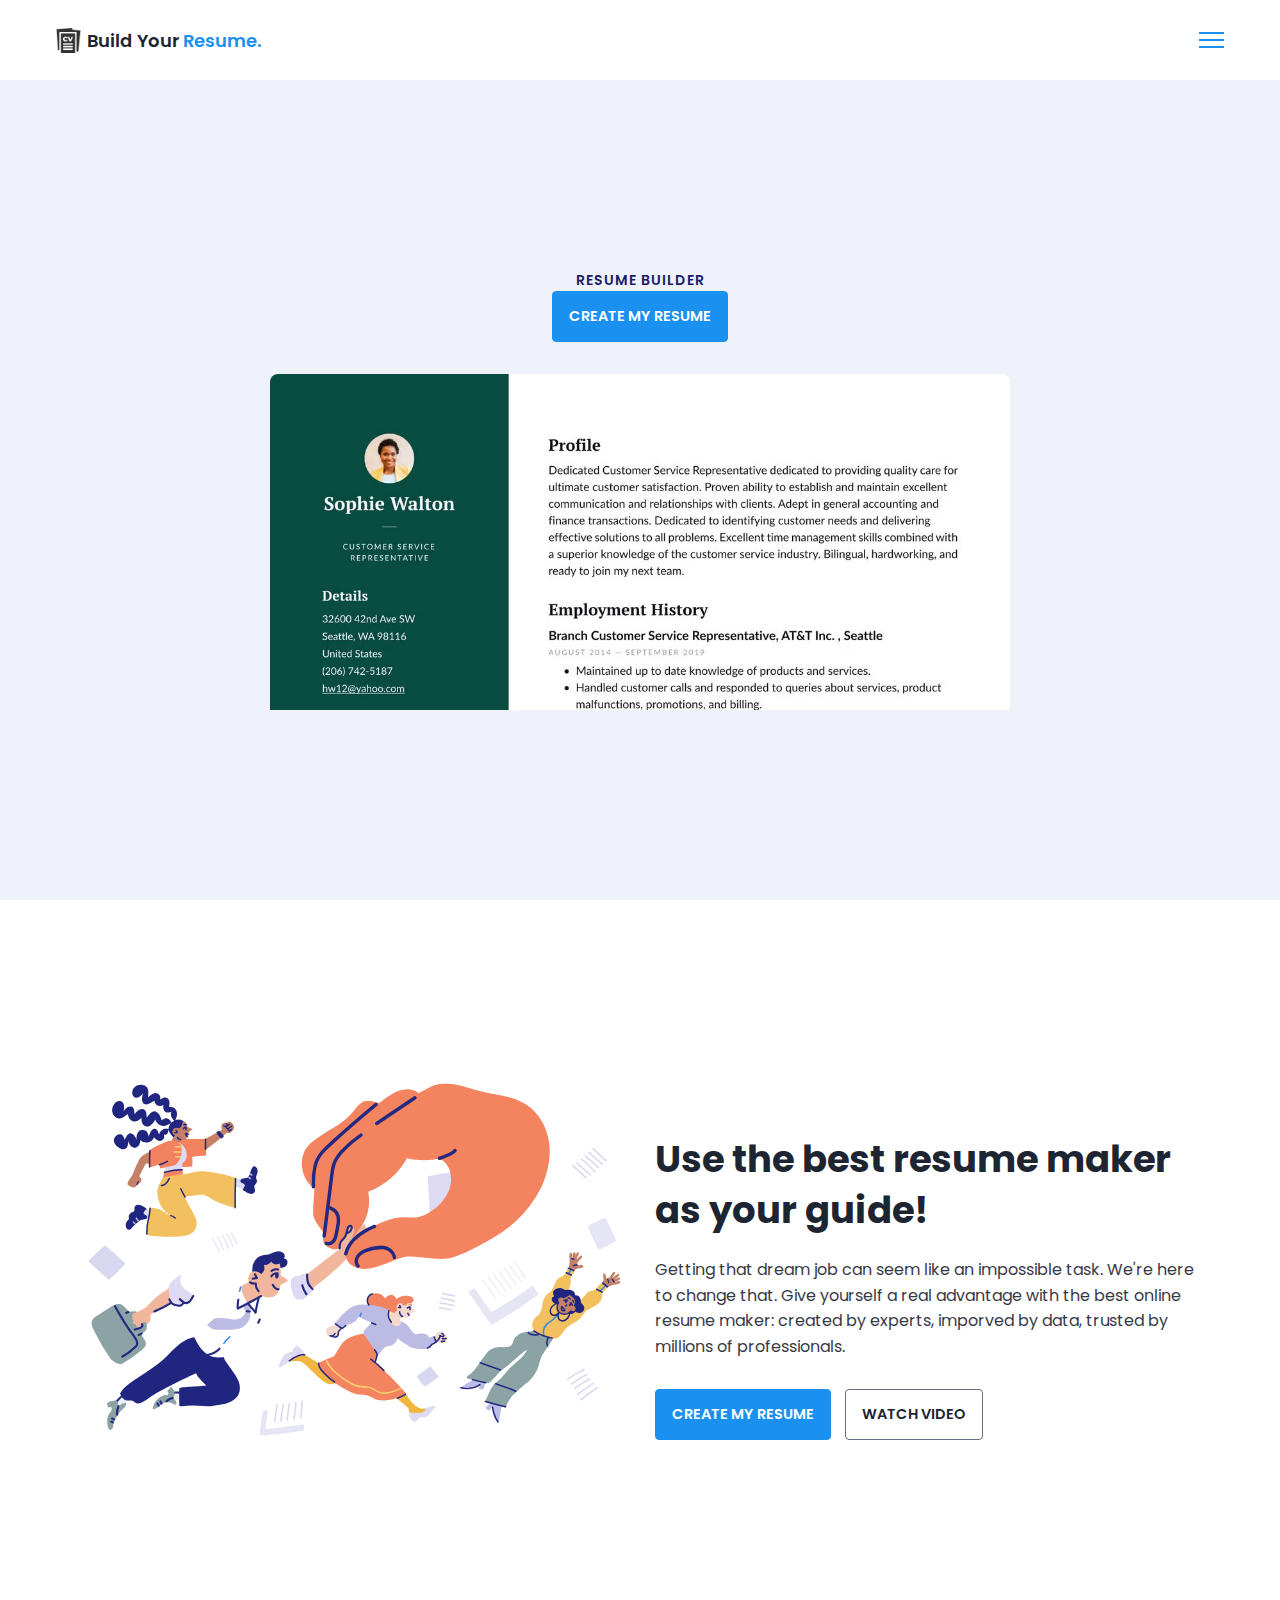
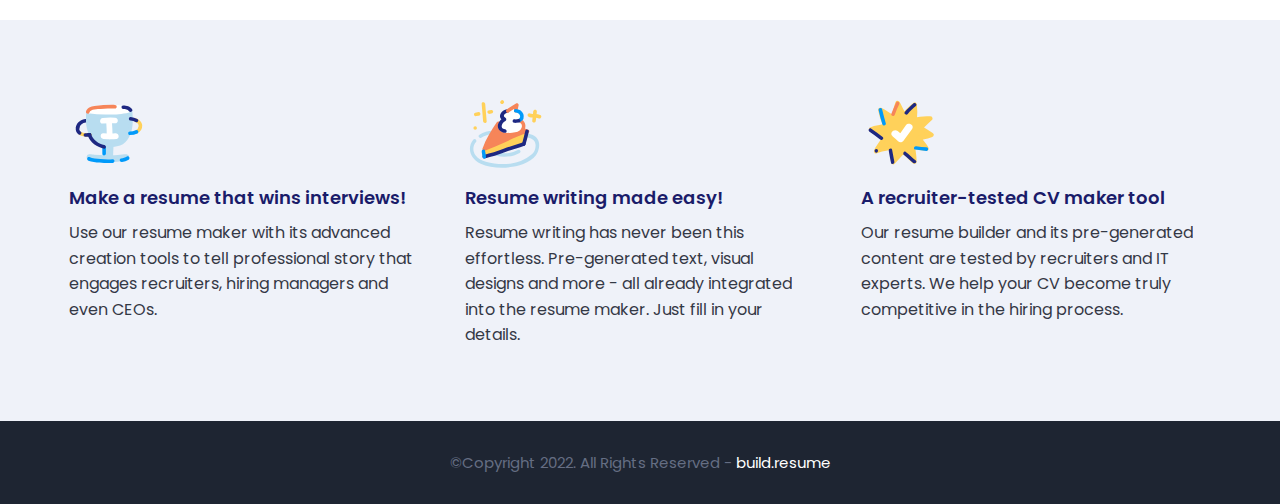
<file: Task 1/index.html>
<!DOCTYPE html>
<html>
    <head>
        <meta charset="utf-8">
        <meta http-equiv="X-UA-Compatible" content="IE=edge">
        <title>Home Page</title>
        <meta name="description" content="">
        <meta name="viewport" content="width=device-width, initial-scale=1">
        <link rel="stylesheet" href="main.css">
    </head>
    <body>

        <nav class = "navbar bg-white">
            <div class="container">
                <div class = "navbar-content">
                    <div class = "brand-and-toggler">
                        <a href = "index.html" class = "navbar-brand">
                            <img src = "curriculum-vitae.png" alt = "" class = "navbar-brand-icon">
                            <span class = "navbar-brand-text">Build Your <span>Resume.</span>
                        </a>
                        <button type = "button" class = "navbar-toggler-btn">
                            <div class = "bars">
                                <div class = "bar"></div>
                                <div class = "bar"></div>
                                <div class = "bar"></div>
                            </div>
                        </button>
                    </div>
                </div>
            </div>
        </nav>

        <header class = "header bg-bright" id = "header">
            <div class = "container">
                <div class = "header-content text-center">
                    <h6 class = "text-uppercase text-blue-dark fs-14 fw-6 ls-1"> Resume Builder</h6>
                   
                    <a href = "resume.html" class = "btn btn-primary text-uppercase">Create My Resume</a>
                    <img src = "dublin-resume-templates.avif">
                </div>
            </div>
        </header>

        <div class="section-one">
            <div class="container">
                <div class = "section-one-content">
                    <div class="section-one-l">
                        <img src = "visual-0c7080adf17f1f207276f613447c924f667dab34b7ac415cd7ef653172defd0b.svg">
                    </div>
                    <div class = "section-one-r text-center">
                        <h2 class = "lg-title">Use the best resume maker as your guide!</h2>
                        <p class = "text">Getting that dream job can seem like an impossible task. We're here to change that. Give yourself a real advantage with the best online resume maker: created by experts, imporved by data, trusted by millions of professionals.</p>
                        <div class = "btn-group">
                            <a href = "resume.html" class = "btn btn-primary text-uppercase">create my resume</a>
                            <a href = "#" class = "btn btn-secondary text-uppercase">watch video</a>
                        </div>
                    </div>
                </div>
            </div>
        </div>

        <div class = "section-two bg-bright">
            <div class="container">
                <div class="section-two-content">
                    <div class = "section-items">
                        <div class = "section-item">
                            <div class = "section-item-icon">
                                <img src = "feature-1-edf4481d69166ac81917d1e40e6597c8d61aa970ad44367ce78049bf830fbda5.svg" alt = "">
                            </div>
                            <h5 class = "section-item-title">Make a resume that wins interviews!</h5>
                            <p class = "text">Use our resume maker with its advanced creation tools to tell professional story that engages recruiters, hiring managers and even CEOs.</p>
                        </div>

                        <div class = "section-item">
                            <div class = "section-item-icon">
                                <img src = "feature-2-a7a471bd973c02a55d1b3f8aff578cd3c9a4c5ac4fc74423d94ecc04aef3492b.svg" alt = "">
                            </div>
                            <h5 class = "section-item-title">Resume writing made easy!</h5>
                            <p class = "text">Resume writing has never been this effortless. Pre-generated text, visual designs and more - all already integrated into the resume maker. Just fill in your details.</p>
                        </div>

                        <div class = "section-item">
                            <div class = "section-item-icon">
                                <img src = "feature-3-4e87a82f83e260488c36f8105e26f439fdc3ee5009372bb5e12d9421f32eabdd.svg" alt = "">
                            </div>
                            <h5 class = "section-item-title">A recruiter-tested CV maker tool</h5>
                            <p class = "text">Our resume builder and its pre-generated content are tested by recruiters and IT experts. We help your CV become truly competitive in the hiring process.</p>
                        </div>
                    </div>
                </div>
            </div>
        </div>

        <footer class = "footer bg-dark">
            <div class="container">
                <div class = "footer-content text-center">
                    <p class="fs-15">&copy;Copyright 2022. All Rights Reserved - <span>build.resume</span></p>
                </div>
            </div>
        </footer>
        
    </body>
</html>
</file>
<file: Task 1/main.css>
@import url('https://fonts.googleapis.com/css2?family=Manrope:wght@200;300;400;500;600;700;800&family=Poppins:ital,wght@0,100;0,200;0,300;0,400;0,500;0,600;0,700;0,800;0,900;1,100;1,200;1,300;1,400;1,500;1,600;1,700;1,800;1,900&display=swap');

:root{
    --clr-blue: #1A91F0;
    --clr-blue-mid: #1170CD;
    --clr-blue-dark: #1A1C6A;
    --clr-white: #fff;
    --clr-bright: #EFF2F9;
    --clr-dark: #1e2532;
    --clr-black: #000;
    --clr-grey: #656e83;
    --clr-green: #084C41;
    --font-poppins: 'Poppins', sans-serif;
    --font-manrope: 'Manrope', sans-serif;;
    --transition: all 300ms ease-in-out;
}

*{
    padding: 0;
    margin: 0;
    box-sizing: border-box;
}

html{
    font-size: 10px;
}

body{
    font-size: 1.6rem;
    font-family: var(--font-poppins);
}

button{
    border: none;
    background-color: transparent;
    outline: 0;
    cursor: pointer;
    font-family: inherit;
}

img{
    width: 100%;
    display: block;
}

a{
    text-decoration: none;
}

/* fonts */
.font-poppins{font-family: var(--font-poppins);}
.font-manrope{font-family: var(--font-manrope);}

/* text colors */
.text-blue{color: var(--clr-blue);}
.text-blue-mid{color: var(--clr-blue-mid);}
.text-blue-dark{color: var(--clr-blue-dark);}
.text-bright{color: var(--clr-bright);}
.text-dark{color: var(--clr-dark);}
.text-grey{color: var(--clr-grey);}
.text-white{color: var(--clr-white);}

/* backgrounds */
.bg-blue{background-color: var(--clr-blue);}
.bg-blue-mid{background-color: var(--clr-blue-mid);}
.bg-blue-dark{background-color: var(--clr-blue-dark);}
.bg-bright{background-color: var(--clr-bright);}
.bg-dark{background-color: var(--clr-dark);}
.bg-grey{background-color: var(--clr-grey);}
.bg-white{background-color: var(--clr-white);}
.bg-black{background-color: var(--clr-black);}
.bg-green{background-color: var(--clr-green);}

.text-center{ text-align: center;}
.text-left{text-align: left;}
.text-right{text-align: right;}
.text-uppercase{text-transform: uppercase;}
.text-lowercase{text-transform: lowercase;}
.text-capitalize{text-transform: capitalize;}
.text{
    color: var(--clr-dark);
    opacity: 0.9;
    margin: 2rem 0;
    line-height: 1.6;
}

.fw-2{font-weight: 200;}
.fw-3{font-weight: 300;}
.fw-4{font-weight: 400;}
.fw-5{font-weight: 500;}
.fw-6{font-weight: 600;}
.fw-7{font-weight: 700;}
.fw-8{font-weight: 800;}

.fs-13{font-size: 13px;}
.fs-14{font-size: 14px;}
.fs-15{font-size: 15px;}
.fs-16{font-size: 16px;}
.fs-17{font-size: 17px;}
.fs-18{font-size: 18px;}
.fs-19{font-size: 19px;}
.fs-20{font-size: 20px;}
.fs-21{font-size: 21px;}
.fs-22{font-size: 22px;}
.fs-23{font-size: 23px;}
.fs-24{font-size: 24px;}
.fs-25{font-size: 25px;}

.ls-1{letter-spacing: 1px;}
.ls-2{letter-spacing: 2px;}

.container{
    max-width: 1200px;
    margin: 0 auto;
    padding: 0 1.6rem;
}

/* bars button */
.bars{
    display: flex;
    flex-direction: column;
    justify-content: space-between;
    height: 16.5px;
    width: 25px;
}
.bars .bar{
    width: 100%;
    height: 2px;
    background-color: var(--clr-blue);
    transition: var(--transition);
}

.bars:hover .bar{
    background-color: var(--clr-dark);
}

/* buttons */
.btn{
    font-size: 14.5px;
    font-weight: 600;
    padding: 1.4rem 1.6rem;
    border-radius: 4px;
    display: inline-block;
}

.btn-primary{
    background-color: var(--clr-blue);
    color: var(--clr-white);
    border: 1px solid var(--clr-blue);
    transition: var(--transition);
}

.btn-primary:hover{
    background-color: transparent;
    color: var(--clr-dark);
    border-color: var(--clr-grey);
}

.btn-secondary{
    background-color: transparent;
    color: var(--clr-dark);
    border: 1px solid var(--clr-grey);
    transition: var(--transition);
}

.btn-secondary:hover{
    background-color: var(--clr-blue);
    color: var(--clr-white);
    border-color: var(--clr-blue);
}

.btn-group button:first-child, .btn-group a:first-child{
    margin-right: 1rem!important;
}

/* navbar part */
.navbar{
    height: 80px;
    display: flex;
    align-items: center;
    box-shadow: rgba(0, 0, 0, 0.08) 0px 3px 8px;
}

.navbar .container{
    width: 100%;
}

.navbar-brand{
    display: flex;
    align-items: center;
    justify-content: flex-start;
    font-size: 1.8rem;
}
.navbar-brand-text{
    color: var(--clr-dark);
    font-weight: 600;
}
.navbar-brand-text span{
    color: var(--clr-blue);
}
.navbar-brand-icon{
    width: 25px;
    margin-right: 6px;
    opacity: 0.8;
}
.brand-and-toggler{
    display: flex;
    align-items: center;
    justify-content: space-between;
}
.header{
    min-height: calc(100vh - 80px);
    display: flex;
    flex-direction: column;
    align-items: center;
    justify-content: center;
}
.header-content{
    max-width: 740px;
    margin-right: auto;
    margin-left: auto;
}
.header-content img{
    max-width: 760px;
    border-top-right-radius: 8px;
    border-top-left-radius: 8px;
    margin-top: 3.2rem;
}
.lg-title{
    margin: 1.4rem 0;
    font-size: 37px;
    line-height: 1.4;
    color: var(--clr-dark);
}
.header-content p{
    margin-bottom: 2.6rem;
    line-height: 1.6;
}


/* section one */
.section-one{
    padding: 64px 0;
    min-height: 80vh;
    display: flex;
    align-items: center;
}
.section-one-l img{
    max-width: 545px;
    margin-right: auto;
    margin-left: auto;
}
.section-one-r{
    margin-top: 4rem;
}

.section-one .btn-group{
    margin-top: 2rem;
}
.section-one-r{
    max-width: 545px;
    margin-right: auto;
    margin-left: auto;
}
.section-one-r .btn-group{
    margin-top: 3rem;
}

/* section two */
.section-two{
    padding: 64px 0;
}
.section-two .section-items{
    display: grid;
    gap: 2rem;
}

.section-two .section-item{
    max-width: 350px;
    text-align: center;
    margin-right: auto;
    margin-left: auto;
}
.section-two .section-item-icon{
    margin: 1rem 0;
}
.section-two .section-item-icon img{
    width: 80px;
    margin-right: auto;
    margin-left: auto;
}
.section-two .section-item-title{
    color: var(--clr-blue-dark);
    font-size: 1.8rem;
    font-weight: 600;
}
.section-two .text{
    margin: 0.9rem 0;
}

/* footer */
.footer{
    padding: 3rem 0;
}
.footer-content p{
    color: var(--clr-grey);
}
.footer-content p span{
    color: var(--clr-white);
}

/* media queries */
@media screen and (min-width: 768px){
    .section-two .section-items{
        grid-template-columns: repeat(2, 1fr);
    }
}

@media screen and (min-width: 992px){
    .section-one-content{
        display: grid;
        grid-template-columns: repeat(2, 1fr);
        column-gap: 3rem;
    }
    .section-one-r{
        text-align: left;
    }
    .section-two .section-items{
        grid-template-columns: repeat(3, 1fr);
    }
    .section-two .section-item{
        text-align: left;
    }
    .section-two .section-item-icon img{
        margin-left: 0;
    }
}



/* resume page */
#about-sc{
    padding: 64px 0;
}

.cv-form-row-title{
    background-color: var(--clr-dark);
    padding: 0.8rem 1.6rem;
    margin-bottom: 2rem;
}

.cv-form-row-title h3{
    color: var(--clr-white);
    font-weight: 500;
    text-transform: uppercase;
    letter-spacing: 1.5px;
    font-size: 1.7rem;
}
.cv-form-blk{
    margin: 3rem 0;
}
.cv-form-row{
    padding: 3rem 2rem 0 2rem;
    border: 1px solid rgba(0, 0, 0, 0.08);
    margin-bottom: 1rem;
    position: relative;
}
textarea{
    resize: none;
}
.form-elem{
    margin-bottom: 3rem;
    position: relative;
}
.form-label{
    display: block;
    font-weight: 600;
    font-size: 14px;
    color: var(--clr-dark);
    margin-bottom: 0.5rem;
}
.form-control{
    border-radius: none;
    border: 1px solid rgba(0, 0, 0, 0.1);
    font-size: 14px;
    padding: 0.8rem 1.6rem;
    font-family: inherit;
    width: 100%;
    outline: 0;
    transition: var(--transition);
}

.form-control:focus{
    border-color: rgba(0, 0, 0, 0.3);
}
.form-text{
    color: #ca0b00;
    font-size: 12px;
    position: absolute;
    letter-spacing: 0.5px;
    top: calc(100% + 2px);
    left: 0;
    width: 100%;
}
.cols-3, .cols-2{
    display: grid;
}
.repeater-add-btn{
    width: 25px;
    height: 25px;
    background-color: var(--clr-blue-mid);
    font-size: 1.6rem;
    color: var(--clr-white);
    margin: 1rem 0;
}
.repeater-remove-btn{
    position: absolute;
    top: 10px;
    right: 10px;
    z-index: 999;
    width: 25px;
    height: 25px;
    border-radius: 50%;
    background-color: #ca0b00;
    color: var(--clr-white);
    font-size: 1.6rem;
}

/* preview section */
.preview-cnt{
    border-radius: 5px;
    display: grid;
    grid-template-columns: 32% auto;
    box-shadow: rgba(149, 157, 165, 0.2) 0px 8px 24px;
    overflow: hidden;
}

.preview-cnt-l{
    padding: 3rem 3rem 2rem 3rem;
}
.preview-cnt-r{
    padding: 3rem 3rem 3rem 4rem;
}
.preview-cnt-l .preview-blk:nth-child(1){
    text-align: center;
}
.preview-image{
    width: 120px;
    height: 120px;
    border-radius: 50%;
    overflow: hidden;
    margin-right: auto;
    margin-left: auto;
}
.preview-image img{
    width: 100%;
    height: 100%;
    object-fit: cover;
}
.preview-item-name{
    font-size: 2.4rem;
    font-weight: 600;
    margin: 1.8rem 0;
    position: relative;
}
.preview-item-name::after{
    position: absolute;
    content: "";
    bottom: -10px;
    width: 50px;
    height: 1.5px;
    background-color: rgba(255, 255, 255, 0.5);
    left: 50%;
    transform: translateX(-50%);
}
.preview-blk{
    padding: 1rem 0;
    margin-bottom: 1rem;
}
.preview-blk-title h3{
    text-transform: uppercase;
    letter-spacing: 0.5px;
    border-bottom: 0.5px solid rgba(0, 0, 0, 0.08);
    padding-bottom: 0.5rem;
}
.preview-blk-title{
    margin-bottom: 1rem;
}
.preview-blk-list .preview-item{
    font-size: 1.5rem;
    margin-bottom: 0.2rem;
    opacity: 0.95;
}
.preview-cnt-r .preview-blk-title{
    color: var(--clr-dark);
}
.preview-cnt-r .preview-blk-list .preview-item{
    margin-top: 1.8rem;
}

.achievements-items.preview-blk-list .preview-item span:first-child,
.educations-items.preview-blk-list .preview-item span:first-child,
.experiences-items.preview-blk-list .preview-item span:first-child{
    display: block;
    font-weight: 600;
    margin-bottom: 1rem;
    background-color: rgba(0, 0, 0, 0.03);
}

.educations-items.preview-blk-list .preview-item span:nth-child(2),
.experiences-items.preview-blk-list .preview-item span:nth-child(2){
    font-weight: 600;
    margin-right: 1rem;
}

.educations-items.preview-blk-list .preview-item span:nth-child(3),
.experiences-items.preview-blk-list .preview-item span:nth-child(3){
    font-style: italic;
    margin-right: 1rem;
}

.educations-items.preview-blk-list .preview-item span:nth-child(4),
.educations-items.preview-blk-list .preview-item span:nth-child(5),
.experiences-items.preview-blk-list .preview-item span:nth-child(4),
.experiences-items.preview-blk-list .preview-item span:nth-child(5){
    margin-right: 1rem;
    background-color: var(--clr-green);
    color: var(--clr-white);
    padding: 0 1rem;
    border-radius: 0.6rem;
}

.educations-items.preview-blk-list .preview-item span:nth-child(6),
.experiences-items.preview-blk-list .preview-item span:nth-child(6){
    font-size: 13.5px;
    display: block;
    opacity: 0.8;
    margin-top: 1rem;
}
.projects-items.preview-blk-list .preview-item span{
    display: block;
}

@media screen and (min-width: 768px){
    .cols-3{
        grid-template-columns: repeat(3, 1fr);
        column-gap: 2rem;
    }
    .cols-2{
        grid-template-columns: repeat(2, 1fr);
        column-gap: 2rem;
    }
}

@media screen and (min-width: 992px){
    .cv-form-row{
        padding: 3rem 3rem 0rem 3rem;
    }
    .cols-3{
        grid-template-columns: repeat(3, 1fr);
    }
}

.print-btn-sc{
    margin: 2rem 0 6rem 0;
}

/* print section */
@media print{
    body *{
        visibility: hidden;
    }

    .non_print_area{
        display: none;
    }

    .print_area, .print_area *{
        visibility: visible;
    }

    .print_area{
        width: 100%;
        position: absolute;
        left: 0;
        top: 0;
        overflow: hidden;
    }
}
</file>
